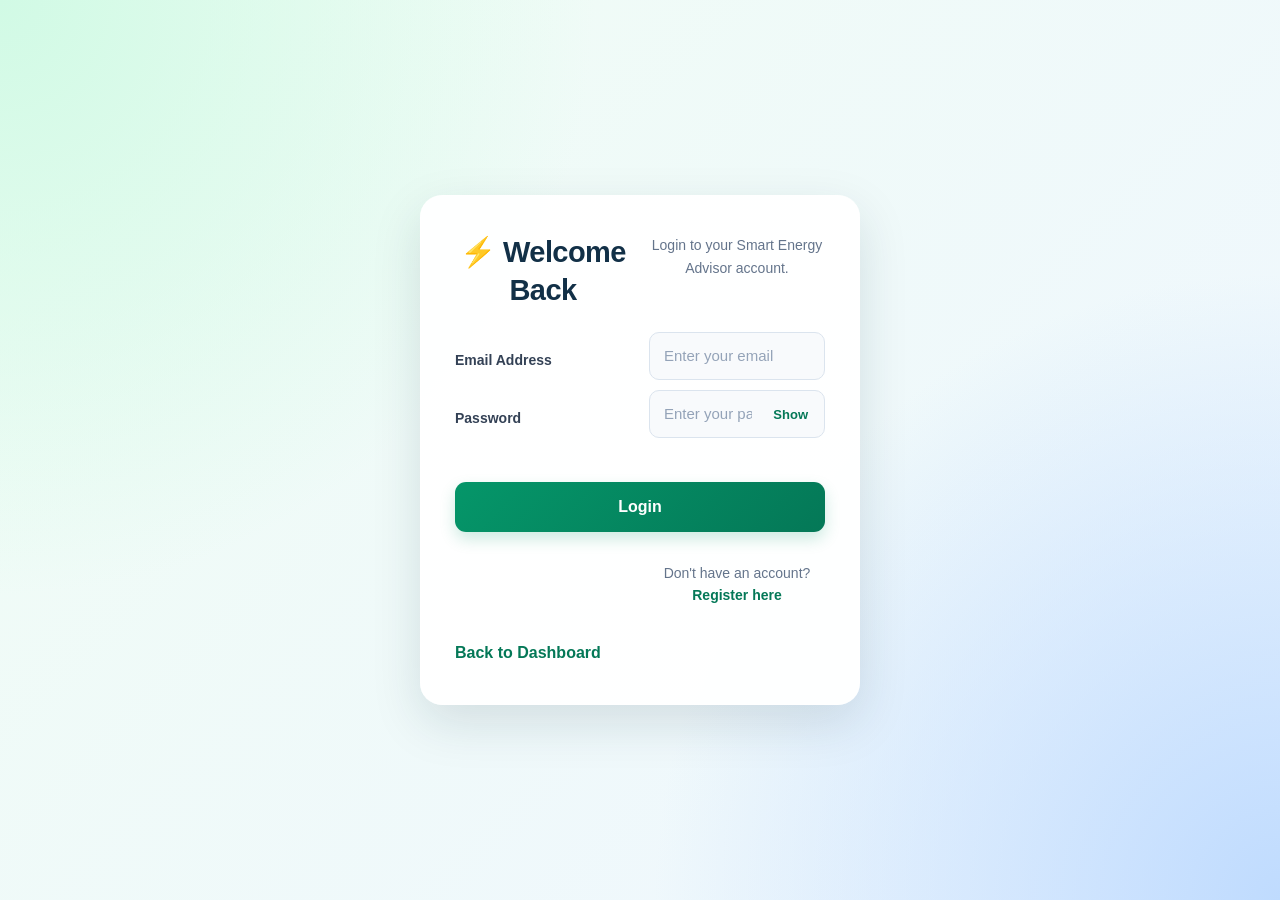
<file: frontend/login.html>
<!DOCTYPE html>
<html lang="en">
<head>
    <meta charset="UTF-8">
    <meta name="viewport" content="width=device-width, initial-scale=1.0">
    <title>Login | Smart Energy Advisor</title>
    <link rel="stylesheet" href="style.css">
    <script src="login.js" defer></script>
<script src="password-toggle.js" defer></script>
</head>
<body>
    <main class="auth-container">
        <form id="loginForm" class="auth-card">
            <h1>⚡ Welcome Back</h1>
            <p>Login to your Smart Energy Advisor account.</p>

            <label for="email">Email Address</label>
            <input
                type="email"
                id="email"
                name="email"
                placeholder="Enter your email"
                autocomplete="email"
                required
            >

            <label for="password">Password</label>
            <div class="password-wrapper">
    <input
        type="password"
        id="password"
        name="password"
        placeholder="Enter your password"
        autocomplete="current-password"
        required
    >
    <button
        type="button"
        class="toggle-password"
        data-target="password"
        aria-label="Show password"
        aria-pressed="false"
    >Show</button>
</div>

            <button type="submit">Login</button>
            <p id="loginMessage" role="status" aria-live="polite"></p>

            <p>Don't have an account?
                <a href="register.html">Register here</a>
            </p>

            <a href="index.html">Back to Dashboard</a>
        </form>
    </main>
</body>
</html>
</file>
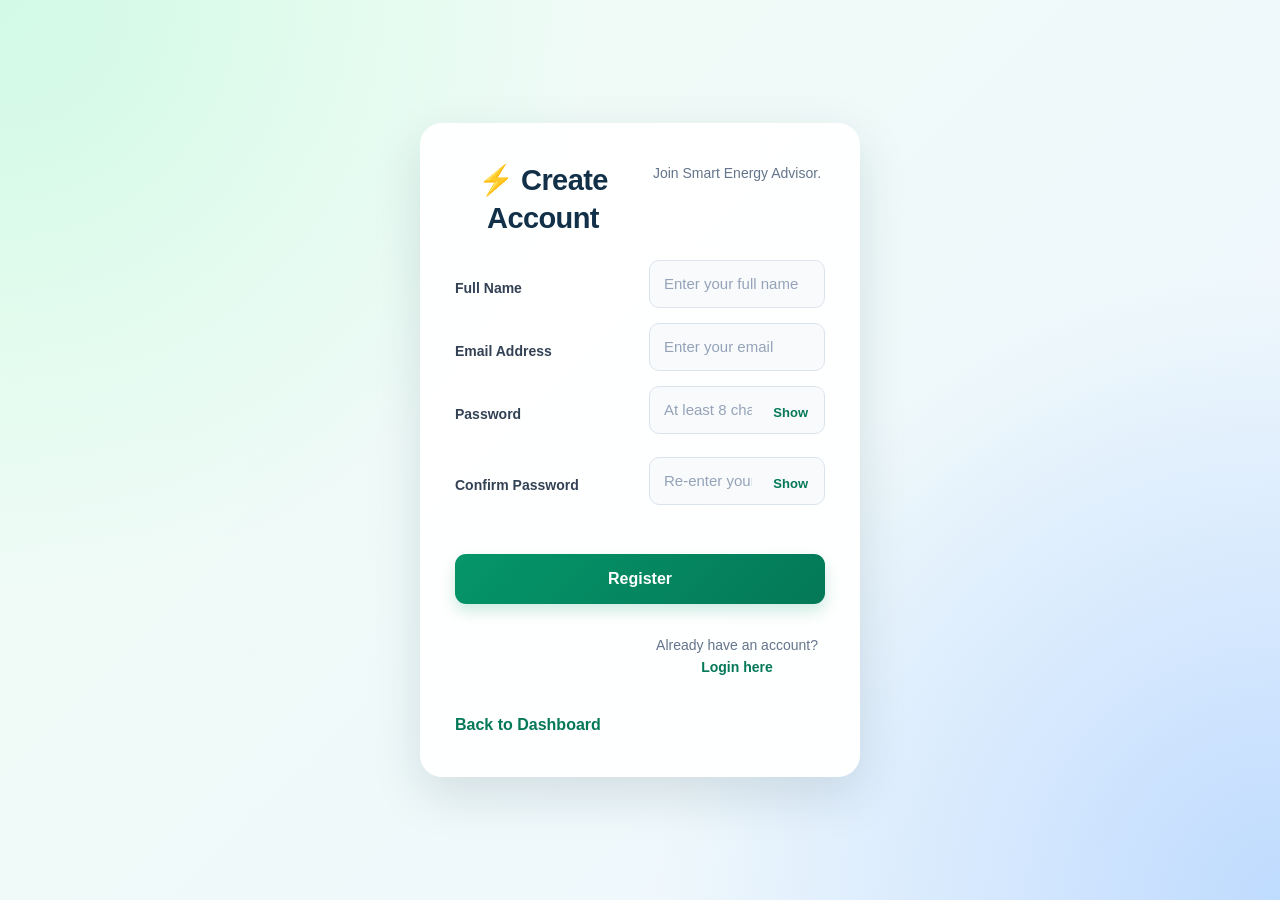
<file: frontend/register.html>
<!DOCTYPE html>
<html lang="en">
<head>
    <meta charset="UTF-8">
    <meta name="viewport" content="width=device-width, initial-scale=1.0">
    <title>Register | Smart Energy Advisor</title>
    <link rel="stylesheet" href="style.css">
    <script src="register.js" defer></script>
<script src="password-toggle.js" defer></script>
</head>
<body>
    <main class="auth-container">
        <form id="registerForm" class="auth-card">
            <h1>⚡ Create Account</h1>
            <p>Join Smart Energy Advisor.</p>

            <label for="name">Full Name</label>
            <input
                type="text"
                id="name"
                name="name"
                placeholder="Enter your full name"
                autocomplete="name"
                required
            >

            <label for="email">Email Address</label>
            <input
                type="email"
                id="email"
                name="email"
                placeholder="Enter your email"
                autocomplete="email"
                required
            >

            <label for="password">Password</label>
            <div class="password-wrapper">
    <input
        type="password"
        id="password"
        name="password"
        placeholder="At least 8 characters"
        minlength="8"
        autocomplete="new-password"
        required
    >
    <button
        type="button"
        class="toggle-password"
        data-target="password"
        aria-label="Show password"
        aria-pressed="false"
    >Show</button>
</div>

            <label for="confirmPassword">Confirm Password</label>
           <div class="password-wrapper">
    <input
        type="password"
        id="confirmPassword"
        name="confirmPassword"
        placeholder="Re-enter your password"
        minlength="8"
        autocomplete="new-password"
        required
    >
    <button
        type="button"
        class="toggle-password"
        data-target="confirmPassword"
        aria-label="Show password"
        aria-pressed="false"
    >Show</button>
</div>

            <button type="submit">Register</button>
            <p id="registerMessage" role="status" aria-live="polite"></p>

            <p>Already have an account?
                <a href="login.html">Login here</a>
            </p>

            <a href="index.html">Back to Dashboard</a>
        </form>
    </main>
</body>
</html>
</file>
<file: frontend/style.css>
* {
    margin: 0;
    padding: 0;
    box-sizing: border-box;
}

html {
    scroll-behavior: smooth;
}

body {
    font-family: Arial, sans-serif;
    background: #f4f7fb;
    color: #263238;
    line-height: 1.6;
}

.header {
    background: #123c35;
    color: white;
    padding: 18px 6%;
    display: flex;
    justify-content: space-between;
    align-items: center;
    flex-wrap: wrap;
    gap: 15px;
}

.header h2 {
    font-size: 23px;
}

nav {
    display: flex;
    flex-wrap: wrap;
    gap: 22px;
}

nav a {
    color: white;
    text-decoration: none;
    font-weight: bold;
}

nav a:hover {
    color: #8df0b2;
}

.container {
    width: 90%;
    max-width: 1200px;
    margin: 30px auto;
}

section {
    margin-bottom: 30px;
    scroll-margin-top: 20px;
}

h1 {
    font-size: 30px;
    margin-bottom: 5px;
    color: #123c35;
}

h2 {
    margin-bottom: 12px;
    color: #123c35;
}

.cards {
    display: grid;
    grid-template-columns: repeat(3, minmax(0, 1fr));
    gap: 20px;
    margin-top: 22px;
}

.card {
    background: white;
    padding: 24px;
    border-radius: 12px;
    border-left: 5px solid #20a464;
    box-shadow: 0 4px 15px rgba(0, 0, 0, 0.06);
}

.card h3 {
    font-size: 16px;
    color: #68747c;
}

.card p {
    font-size: 28px;
    font-weight: bold;
    color: #168451;
    margin-top: 8px;
}

.panel {
    background: white;
    padding: 25px;
    border-radius: 12px;
    box-shadow: 0 4px 15px rgba(0, 0, 0, 0.06);
}

.panel > p {
    margin-bottom: 15px;
    color: #647078;
}

form {
    display: grid;
    grid-template-columns: repeat(2, minmax(0, 1fr));
    gap: 10px 18px;
    margin: 20px 0;
}

label {
    font-weight: bold;
    font-size: 14px;
}

input {
    width: 100%;
    padding: 11px;
    border: 1px solid #ccd5d9;
    border-radius: 7px;
    font-size: 15px;
}

input:focus {
    outline: 2px solid #20a464;
    border-color: transparent;
}

button {
    background: #168451;
    color: white;
    padding: 12px 18px;
    border: none;
    border-radius: 7px;
    cursor: pointer;
    font-size: 15px;
    font-weight: bold;
    transition: background 0.2s;
}

button:hover {
    background: #10683f;
}

form button {
    grid-column: 1 / -1;
    justify-self: start;
    margin-top: 8px;
}

.table-wrap {
    width: 100%;
    overflow-x: auto;
}

table {
    width: 100%;
    border-collapse: collapse;
    margin-top: 15px;
    min-width: 500px;
}

th, td {
    padding: 13px;
    text-align: left;
    border-bottom: 1px solid #e4e9ec;
}

th {
    background: #eaf5ee;
    color: #123c35;
}

tbody tr:hover {
    background: #f6faf7;
}

#usageChart {
    max-height: 350px;
}

#recommendations {
    border-left: 5px solid #20a464;
}

#recommendations button {
    margin-top: 10px;
}

footer {
    text-align: center;
    background: #123c35;
    color: white;
    padding: 20px;
    margin-top: 40px;
}

@media (max-width: 700px) {
    .header {
        flex-direction: column;
        align-items: flex-start;
    }

    nav {
        gap: 14px;
    }

    .container {
        width: 94%;
        margin: 20px auto;
    }

    .cards {
        grid-template-columns: 1fr;
    }

    form {
        grid-template-columns: 1fr;
    }

    form button {
        grid-column: auto;
        width: 100%;
    }

    .panel {
        padding: 18px;
    }

    h1 {
        font-size: 25px;
    }
}
/* =====================================
   LOGIN & REGISTRATION - SMART ENERGY
===================================== */

.auth-container {
    min-height: 100vh;
    display: flex;
    justify-content: center;
    align-items: center;
    padding: 35px 18px;
    box-sizing: border-box;
    background:
        radial-gradient(circle at top left, #d1fae5 0, transparent 38%),
        radial-gradient(circle at bottom right, #bfdbfe 0, transparent 40%),
        linear-gradient(135deg, #f0fdf4, #eff6ff);
    font-family: Arial, Helvetica, sans-serif;
}

/* Main form card */
.auth-card {
    width: 100%;
    max-width: 440px;
    padding: 38px 34px;
    box-sizing: border-box;
    background: rgba(255, 255, 255, 0.94);
    border: 1px solid rgba(255, 255, 255, 0.8);
    border-radius: 22px;
    box-shadow: 0 18px 50px rgba(15, 45, 65, 0.13);
    animation: authAppear 0.55s ease;
}

/* Heading */
.auth-card h1 {
    margin: 0 0 12px;
    color: #123047;
    font-size: 29px;
    line-height: 1.3;
    text-align: center;
    font-weight: 800;
    letter-spacing: -0.6px;
}

.auth-card > p {
    color: #64748b;
    font-size: 14px;
    line-height: 1.6;
    text-align: center;
    margin: 0 0 24px;
}

/* Form labels */
.auth-card label {
    display: block;
    margin: 17px 0 8px;
    color: #334155;
    font-size: 14px;
    font-weight: 700;
}

/* Input fields */
.auth-card input {
    display: block;
    width: 100%;
    min-height: 48px;
    padding: 13px 14px;
    box-sizing: border-box;
    color: #0f172a;
    background: #f8fafc;
    border: 1.5px solid #dbe4ee;
    border-radius: 10px;
    outline: none;
    font-size: 15px;
    transition:
        border-color 0.25s ease,
        box-shadow 0.25s ease,
        background 0.25s ease;
}

.auth-card input::placeholder {
    color: #94a3b8;
}

.auth-card input:hover {
    border-color: #94a3b8;
}

.auth-card input:focus {
    background: #ffffff;
    border-color: #10b981;
    box-shadow: 0 0 0 4px rgba(16, 185, 129, 0.12);
}

/* Main button */
.auth-card button {
    display: block;
    width: 100%;
    min-height: 50px;
    margin: 26px 0 20px;
    padding: 14px;
    color: #ffffff;
    background: linear-gradient(135deg, #059669, #047857);
    border: none;
    border-radius: 11px;
    box-shadow: 0 7px 16px rgba(5, 150, 105, 0.2);
    font-size: 16px;
    font-weight: 700;
    cursor: pointer;
    transition:
        transform 0.2s ease,
        box-shadow 0.2s ease,
        filter 0.2s ease;
}

.auth-card button:hover {
    transform: translateY(-2px);
    box-shadow: 0 10px 22px rgba(5, 150, 105, 0.28);
    filter: brightness(1.04);
}

.auth-card button:active {
    transform: translateY(0);
}

.auth-card button:focus-visible,
.auth-card a:focus-visible {
    outline: 3px solid #60a5fa;
    outline-offset: 3px;
}

/* Links */
.auth-card a {
    color: #047857;
    font-weight: 700;
    text-decoration: none;
    transition: color 0.2s ease;
}

.auth-card a:hover {
    color: #1d4ed8;
    text-decoration: underline;
}

/* Status and error messages */
#loginMessage,
#registerMessage {
    margin: 10px 0 16px;
    padding: 0;
    color: #b91c1c;
    font-size: 13px;
    line-height: 1.6;
    overflow-wrap: anywhere;
}

/* Subtle entrance animation */
@keyframes authAppear {
    from {
        opacity: 0;
        transform: translateY(16px);
    }

    to {
        opacity: 1;
        transform: translateY(0);
    }
}

/* Registration form spacing */
#registerForm input {
    margin-bottom: 5px;
}

/* Responsive design for phones */
@media (max-width: 480px) {
    .auth-container {
        padding: 20px 14px;
    }

    .auth-card {
        padding: 28px 22px;
        border-radius: 17px;
    }

    .auth-card h1 {
        font-size: 25px;
    }

    .auth-card input {
        font-size: 16px;
    }
}

/* Accessibility: reduce motion when requested */
@media (prefers-reduced-motion: reduce) {
    .auth-card {
        animation: none;
    }

    .auth-card input,
    .auth-card button,
    .auth-card a {
        transition: none;
    }
}
/* Password Show/Hide Controls */

.auth-card .password-wrapper {
    position: relative;
    display: flex;
    align-items: center;
    width: 100%;
    margin-bottom: 8px;
}

.auth-card .password-wrapper input {
    width: 100%;
    min-width: 0;
    padding-right: 72px;
    margin-bottom: 0;
}

.auth-card .password-wrapper .toggle-password {
    position: absolute;
    right: 8px;
    top: 50%;
    transform: translateY(-50%);
    width: auto;
    min-height: auto;
    margin: 0;
    padding: 7px 9px;
    border: none;
    border-radius: 6px;
    background: transparent;
    box-shadow: none;
    color: #047857;
    font-size: 13px;
    font-weight: 700;
    cursor: pointer;
}

.auth-card .password-wrapper .toggle-password:hover {
    background: #ecfdf5;
    color: #065f46;
    box-shadow: none;
    filter: none;
    transform: translateY(-50%);
}

.auth-card .password-wrapper .toggle-password:active {
    transform: translateY(-50%);
}
</file>
